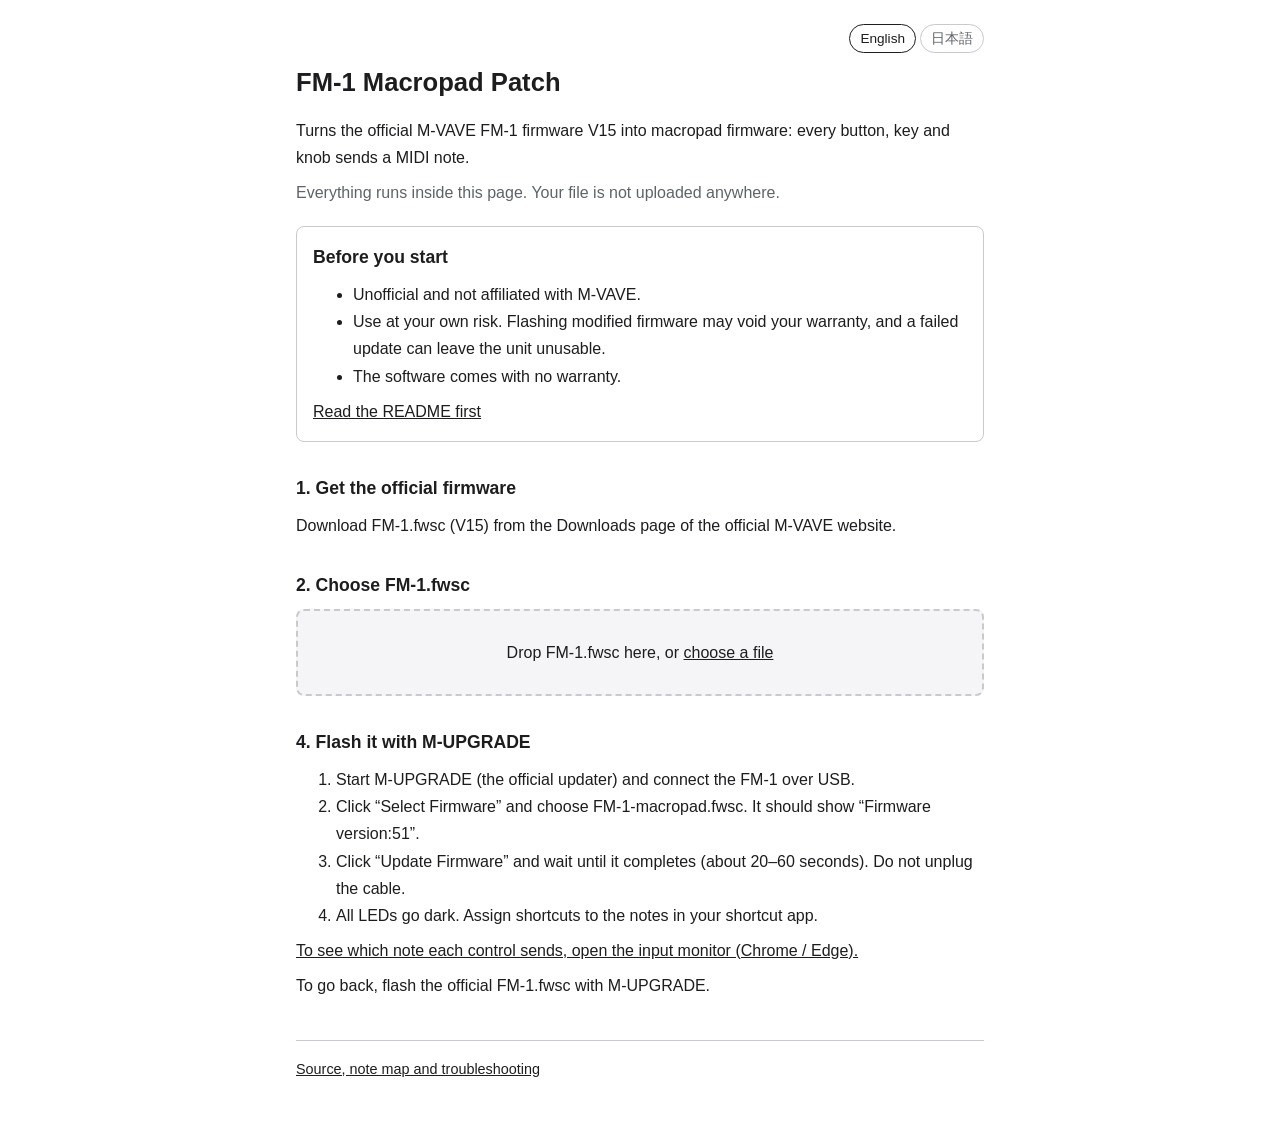
<file: docs/index.html>
<!doctype html>
<html lang="en">
<head>
<meta charset="utf-8">
<meta name="viewport" content="width=device-width, initial-scale=1">
<meta http-equiv="Content-Security-Policy" content="default-src 'none'; script-src 'sha256-zL4UL6gEJAhBWDk/8zNYif8wfGkL0VmfI5u5S+iXujg='; style-src 'sha256-Yjx1N4T/GrmYf47Fwh4jRkwu+U7LwGUMo6tkCJ23PoU='; base-uri 'none'; form-action 'none'">
<meta name="referrer" content="no-referrer">
<title>FM-1 Macropad Patch</title>
<style>:root {
  --bg: #ffffff;
  --fg: #1d1d1f;
  --muted: #5f6368;
  --line: #c9c9cf;
  --panel: #f5f5f7;
  --accent: #1d1d1f;
  --accent-fg: #ffffff;
  --ok: #1e7b34;
  --ng: #b3261e;
}
@media (prefers-color-scheme: dark) {
  :root {
    --bg: #161618;
    --fg: #ececf0;
    --muted: #a0a0a8;
    --line: #3a3a40;
    --panel: #212125;
    --accent: #ececf0;
    --accent-fg: #161618;
    --ok: #6fcf86;
    --ng: #ff8a80;
  }
}
* { box-sizing: border-box; }
body {
  margin: 0;
  background: var(--bg);
  color: var(--fg);
  font: 16px/1.7 -apple-system, BlinkMacSystemFont, "Segoe UI", "Hiragino Sans", "Yu Gothic UI", "Noto Sans JP", sans-serif;
}
main { max-width: 720px; margin: 0 auto; padding: 24px 16px 48px; }
h1 { font-size: 1.6rem; margin: 8px 0 12px; }
h2 { font-size: 1.1rem; margin: 32px 0 8px; }
p, ul, ol { margin: 8px 0; }
a { color: inherit; }
code, pre { font-family: ui-monospace, SFMono-Regular, Menlo, Consolas, monospace; font-size: 0.85rem; }
.lang { display: flex; justify-content: flex-end; gap: 4px; }
.lang button {
  font: inherit; font-size: 0.85rem; padding: 2px 10px; cursor: pointer;
  background: transparent; color: var(--muted); border: 1px solid var(--line); border-radius: 999px;
}
.lang button[aria-pressed="true"] { color: var(--fg); border-color: var(--fg); }
.local { color: var(--muted); }
.warn { border: 1px solid var(--line); border-radius: 8px; padding: 4px 16px 8px; margin-top: 20px; }
.warn h2 { margin-top: 12px; }
.drop {
  border: 2px dashed var(--line); border-radius: 8px; padding: 28px 16px; text-align: center;
  background: var(--panel);
}
.drop.over { border-color: var(--fg); }
.pick { cursor: pointer; text-decoration: underline; }
.pick input { position: absolute; width: 1px; height: 1px; opacity: 0; }
.pick:focus-within { outline: 2px solid var(--fg); outline-offset: 2px; }
.checks { list-style: none; padding: 0; }
.checks .ok { color: var(--ok); }
.checks .ng { color: var(--ng); }
.error { color: var(--ng); }
details pre { background: var(--panel); padding: 8px 12px; border-radius: 6px; overflow-x: auto; }
.button {
  display: inline-block; padding: 10px 20px; border-radius: 8px; text-decoration: none;
  background: var(--accent); color: var(--accent-fg); font-weight: 600;
}
.sha { color: var(--muted); font-size: 0.9rem; }
.sha code { word-break: break-all; }
footer { margin-top: 40px; padding-top: 16px; border-top: 1px solid var(--line); font-size: 0.9rem; }
</style>
</head>
<body>
<main>
  <nav class="lang" aria-label="Language">
    <button id="lang-en" type="button" aria-pressed="true">English</button>
    <button id="lang-ja" type="button" aria-pressed="false">日本語</button>
  </nav>

  <h1 data-i18n="title">FM-1 Macropad Patch</h1>
  <p data-i18n="lead"></p>
  <p class="local" data-i18n="local"></p>

  <section class="warn" aria-labelledby="warn-title">
    <h2 id="warn-title" data-i18n="warnTitle"></h2>
    <ul>
      <li data-i18n="warn1"></li>
      <li data-i18n="warn2"></li>
      <li data-i18n="warn3"></li>
    </ul>
    <p><a id="readme-link" rel="noopener" data-i18n="warnMore"></a></p>
  </section>

  <section>
    <h2 data-i18n="step1"></h2>
    <p data-i18n="step1Body"></p>
  </section>

  <section>
    <h2 data-i18n="step2"></h2>
    <div id="drop" class="drop">
      <span data-i18n="drop"></span>
      <label class="pick"><input id="file" type="file" accept=".fwsc"><span data-i18n="choose"></span></label>
    </div>
    <ul id="checks" class="checks" aria-live="polite"></ul>
    <p id="error" class="error" hidden></p>
    <details id="detail" hidden>
      <summary data-i18n="details"></summary>
      <pre id="detail-body"></pre>
    </details>
  </section>

  <section id="result" hidden>
    <h2 data-i18n="step3"></h2>
    <p><a id="download" class="button" download="FM-1-macropad.fwsc" data-i18n="download"></a></p>
    <p class="sha"><span data-i18n="outSha"></span><br><code id="out-sha"></code></p>
  </section>

  <section>
    <h2 data-i18n="step4"></h2>
    <ol>
      <li data-i18n="step4a"></li>
      <li data-i18n="step4b"></li>
      <li data-i18n="step4c"></li>
      <li data-i18n="step4d"></li>
    </ol>
    <p><a href="monitor.html" data-i18n="monitor"></a></p>
    <p data-i18n="revert"></p>
  </section>

  <footer><a id="repo-link" rel="noopener" data-i18n="footer"></a></footer>
</main>
<script>// Generated by web/export_patches.py from fm1patch.py. Do not edit by hand.
var FM1_SPEC = {
 "stockSha256": "db1642b2b6fa5c2cccb11ffd13878068bb28601678d3644049f99dc40e7edb8a",
 "expectedOutSha256": "4192103baeef0b4601a60e0ec55cd517371ec9834ce2e6b2964647e22aa98641",
 "stockVer": "FM-1_015",
 "ver": "FM-1_051",
 "eqPad": 251,
 "flashDisk": 1044,
 "flashSize": 602112,
 "appAreaBase": 16384,
 "appBinFw": 16672,
 "appSize": 581564,
 "chipKey": 38927,
 "hdrKey": 65535,
 "cfgE": 598619,
 "eqE": 598651,
 "eqDataLen": 2873,
 "eqNamePad": 598682,
 "verOff": 322148,
 "patches": [
  {
   "name": "A key_id = r7 + 1 (buttons included)",
   "off": 148390,
   "want": "70e17f7c",
   "new": "00e10170"
  },
  {
   "name": "B key_id > 13 -> > 0 (all buttons to the note path)",
   "off": 148394,
   "want": "00fcbf1a",
   "new": "00fcbf00"
  },
  {
   "name": "C range check 40 -> 63",
   "off": 148780,
   "want": "00fcf050",
   "new": "00fcf07e"
  },
  {
   "name": "D note-on array -> reserved RAM",
   "off": 148852,
   "want": "f01843e0d304",
   "new": "c3ff30fcc701"
  },
  {
   "name": "E note-off array -> reserved RAM",
   "off": 149014,
   "want": "0017b4e000af48e0d304d8eea018",
   "new": "00170a16c8ff30fcc701d8eea018"
  },
  {
   "name": "F heap ceiling -256 B (reserves the RAM)",
   "off": 351980,
   "want": "30fdc701",
   "new": "30fcc701"
  },
  {
   "name": "G2 call BLOB from the knob reader",
   "off": 154572,
   "want": "f1170119",
   "new": "bfea6ef5"
  },
  {
   "name": "H2 nop x2",
   "off": 154576,
   "want": "42e1e016",
   "new": "00000000"
  },
  {
   "name": "J knob event class 7 -> exit",
   "off": 148388,
   "want": "a600",
   "new": "bd01"
  },
  {
   "name": "BLOB build a key event with direction",
   "off": 149164,
   "want": "011630ed0c00412c173430edf40f1716",
   "new": "f11799af11b30119198142e140198000"
  },
  {
   "name": "K nop LED-on call on key press",
   "off": 148904,
   "want": "bfea97d5",
   "new": "00000000"
  },
  {
   "name": "L nop SAVE LED-on call",
   "off": 135148,
   "want": "bfea75f0",
   "new": "00000000"
  },
  {
   "name": "M HOME LED blink -> always off",
   "off": 150152,
   "want": "40284121",
   "new": "40284120"
  },
  {
   "name": "P1 LED scan IRQ: column value r7 = 0",
   "off": 558910,
   "want": "d8ee6077",
   "new": "47200000"
  },
  {
   "name": "P2 LED scan IRQ: nop the dim-mask OR",
   "off": 558924,
   "want": "1719",
   "new": "0000"
  },
  {
   "name": "N display init: DISPON -> DISPOFF",
   "off": 139888,
   "want": "42ea2910",
   "new": "42ea2810"
  }
 ]
};
if (typeof module !== 'undefined') module.exports = FM1_SPEC;

// FM-1 macropad patch: browser / Node port of build_kbpatch_v15.py.
// Pure functions only. Nothing here touches the network or the DOM.
var FM1Patch = (function () {
  'use strict';

  // ---- SHA-256 (self-contained so the page also works from file://) ----
  var K = new Uint32Array([
    0x428a2f98, 0x71374491, 0xb5c0fbcf, 0xe9b5dba5, 0x3956c25b, 0x59f111f1, 0x923f82a4, 0xab1c5ed5,
    0xd807aa98, 0x12835b01, 0x243185be, 0x550c7dc3, 0x72be5d74, 0x80deb1fe, 0x9bdc06a7, 0xc19bf174,
    0xe49b69c1, 0xefbe4786, 0x0fc19dc6, 0x240ca1cc, 0x2de92c6f, 0x4a7484aa, 0x5cb0a9dc, 0x76f988da,
    0x983e5152, 0xa831c66d, 0xb00327c8, 0xbf597fc7, 0xc6e00bf3, 0xd5a79147, 0x06ca6351, 0x14292967,
    0x27b70a85, 0x2e1b2138, 0x4d2c6dfc, 0x53380d13, 0x650a7354, 0x766a0abb, 0x81c2c92e, 0x92722c85,
    0xa2bfe8a1, 0xa81a664b, 0xc24b8b70, 0xc76c51a3, 0xd192e819, 0xd6990624, 0xf40e3585, 0x106aa070,
    0x19a4c116, 0x1e376c08, 0x2748774c, 0x34b0bcb5, 0x391c0cb3, 0x4ed8aa4a, 0x5b9cca4f, 0x682e6ff3,
    0x748f82ee, 0x78a5636f, 0x84c87814, 0x8cc70208, 0x90befffa, 0xa4506ceb, 0xbef9a3f7, 0xc67178f2
  ]);

  function sha256Hex(bytes) {
    var len = bytes.length;
    var padded = new Uint8Array(((len + 9 + 63) >> 6) << 6);
    padded.set(bytes);
    padded[len] = 0x80;
    var bitsHi = Math.floor(len / 0x20000000), bitsLo = (len << 3) >>> 0;
    var dv = new DataView(padded.buffer);
    dv.setUint32(padded.length - 8, bitsHi);
    dv.setUint32(padded.length - 4, bitsLo);
    var h = new Uint32Array([0x6a09e667, 0xbb67ae85, 0x3c6ef372, 0xa54ff53a,
                             0x510e527f, 0x9b05688c, 0x1f83d9ab, 0x5be0cd19]);
    var w = new Uint32Array(64);
    for (var off = 0; off < padded.length; off += 64) {
      for (var i = 0; i < 16; i++) w[i] = dv.getUint32(off + i * 4);
      for (i = 16; i < 64; i++) {
        var x = w[i - 15], y = w[i - 2];
        var s0 = ((x >>> 7) | (x << 25)) ^ ((x >>> 18) | (x << 14)) ^ (x >>> 3);
        var s1 = ((y >>> 17) | (y << 15)) ^ ((y >>> 19) | (y << 13)) ^ (y >>> 10);
        w[i] = (w[i - 16] + s0 + w[i - 7] + s1) >>> 0;
      }
      var a = h[0], b = h[1], c = h[2], d = h[3], e = h[4], f = h[5], g = h[6], hh = h[7];
      for (i = 0; i < 64; i++) {
        var S1 = ((e >>> 6) | (e << 26)) ^ ((e >>> 11) | (e << 21)) ^ ((e >>> 25) | (e << 7));
        var ch = (e & f) ^ (~e & g);
        var t1 = (hh + S1 + ch + K[i] + w[i]) >>> 0;
        var S0 = ((a >>> 2) | (a << 30)) ^ ((a >>> 13) | (a << 19)) ^ ((a >>> 22) | (a << 10));
        var maj = (a & b) ^ (a & c) ^ (b & c);
        var t2 = (S0 + maj) >>> 0;
        hh = g; g = f; f = e; e = (d + t1) >>> 0;
        d = c; c = b; b = a; a = (t1 + t2) >>> 0;
      }
      h[0] = (h[0] + a) >>> 0; h[1] = (h[1] + b) >>> 0; h[2] = (h[2] + c) >>> 0; h[3] = (h[3] + d) >>> 0;
      h[4] = (h[4] + e) >>> 0; h[5] = (h[5] + f) >>> 0; h[6] = (h[6] + g) >>> 0; h[7] = (h[7] + hh) >>> 0;
    }
    var hex = '';
    for (i = 0; i < 8; i++) hex += ('00000000' + h[i].toString(16)).slice(-8);
    return hex;
  }

  // ---- JieLi CRC16 (poly 0x1021, init 0, MSB first) and ciphers ----
  var T16 = (function () {
    var t = new Uint16Array(256);
    for (var i = 0; i < 256; i++) {
      var c = i << 8;
      for (var j = 0; j < 8; j++) c = (c & 0x8000) ? ((c << 1) ^ 0x1021) : (c << 1);
      t[i] = c & 0xFFFF;
    }
    return t;
  })();

  function crc16(buf, start, end) {
    var crc = 0;
    for (var i = start; i < end; i++) crc = ((crc << 8) & 0xFFFF) ^ T16[((crc >> 8) ^ buf[i]) & 0xFF];
    return crc;
  }

  function encCipher(buf, off, size, key) {
    for (var i = 0; i < size; i++) {
      buf[off + i] ^= key & 0xFF;
      key = ((key << 1) ^ ((key & 0x8000) ? 0x1021 : 0)) & 0xFFFF;
    }
  }

  function sfcCipher(buf, off, size, base, key) {
    for (var i = 0; i < size; i += 32) {
      encCipher(buf, off + i, Math.min(size - i, 32), key ^ ((off + i - base) >> 2));
    }
  }

  function putU16(buf, off, v) { buf[off] = v & 0xFF; buf[off + 1] = (v >> 8) & 0xFF; }
  function getU16(buf, off) { return buf[off] | (buf[off + 1] << 8); }

  function fromHex(s) {
    var out = new Uint8Array(s.length / 2);
    for (var i = 0; i < out.length; i++) out[i] = parseInt(s.substr(i * 2, 2), 16);
    return out;
  }
  function toHex(buf, start, end) {
    var s = '';
    for (var i = start; i < end; i++) s += ('0' + buf[i].toString(16)).slice(-2);
    return s;
  }
  function ascii(s) {
    var out = new Uint8Array(s.length);
    for (var i = 0; i < s.length; i++) out[i] = s.charCodeAt(i);
    return out;
  }

  function fixUfwHeader(data, flash, ver, hdrKey) {
    var header = new Uint8Array(20 * 0x2F);
    for (var i = 0; i < 20; i++) header.set(data.subarray(i * 0x30, i * 0x30 + 0x2F), i * 0x2F);
    encCipher(header, 0, 0x40, hdrKey);
    var numents = getU16(header, 8);
    var headersize = 0x40 + numents * 0x50;
    if (headersize > header.length) throw new Error('header: unexpected entry count ' + numents);
    var off;
    for (off = 0x40; off < headersize; off += 0x50) encCipher(header, off, 0x50, hdrKey);
    for (off = 0x40; off < headersize; off += 0x50) {
      if (getU16(header, off) === 0) putU16(header, off + 4, crc16(flash, 0, flash.length));
    }
    for (off = 0x40; off < headersize; off += 0x50) encCipher(header, off, 0x50, hdrKey);
    putU16(header, 2, crc16(header, 0x40, headersize));
    putU16(header, 0, crc16(header, 2, 0x40));
    encCipher(header, 0, 0x40, hdrKey);
    for (i = 0; i < 20; i++) {
      data.set(header.subarray(i * 0x2F, (i + 1) * 0x2F), i * 0x30);
      data[i * 0x30 + 0x2F] = i < ver.length ? (ver[i] + i + 1) & 0xFF : 0x7D;
    }
  }

  // Returns { ok, error?, checks: [{id, off, ok, got, want}], output?, outSha256? }.
  // `raw` is the official FM-1.fwsc as a Uint8Array; it is never modified.
  function patch(raw, spec) {
    var result = { ok: false, inSha256: sha256Hex(raw), checks: [] };
    if (result.inSha256 !== spec.stockSha256) {
      result.error = 'sha256';
      return result;
    }
    var data = new Uint8Array(raw);
    var flash = data.slice(spec.flashDisk, spec.flashDisk + spec.flashSize);
    var base = spec.appAreaBase;
    sfcCipher(flash, base, flash.length - base, base, spec.chipKey);
    var app = flash.subarray(spec.appBinFw, spec.appBinFw + spec.appSize);

    var stockVer = ascii(spec.stockVer);
    if (toHex(app, spec.verOff, spec.verOff + 8) !== toHex(stockVer, 0, 8)) {
      result.error = 'decrypt';
      return result;
    }
    if (flash[spec.eqNamePad] !== 0xFF) {
      result.error = 'eqpad';
      return result;
    }

    var allOk = true;
    spec.patches.forEach(function (p) {
      var want = fromHex(p.want), neu = fromHex(p.new);
      if (want.length !== neu.length) throw new Error(p.name + ': not same length');
      var got = toHex(app, p.off, p.off + want.length);
      var ok = got === p.want;
      result.checks.push({ id: p.name.split(' ')[0], off: p.off, len: want.length, ok: ok, got: got, want: p.want });
      if (ok) app.set(neu, p.off); else allOk = false;
    });
    if (!allOk) {
      result.error = 'mismatch';
      return result;
    }
    var ver = ascii(spec.ver);
    app.set(ver, spec.verOff);
    flash[spec.eqNamePad] = spec.eqPad;

    // JLFS: app.bin entry -> app area header -> eq -> cfg (same order as the Python builder)
    var fw = spec.appBinFw, cfgE = spec.cfgE, eqE = spec.eqE;
    putU16(flash, 0x4022, crc16(flash, fw, fw + spec.appSize));
    putU16(flash, 0x4020, crc16(flash, 0x4022, 0x4040));
    putU16(flash, base + 2, crc16(flash, 0x4020, cfgE));
    putU16(flash, base, crc16(flash, base + 2, base + 32));
    putU16(flash, eqE, crc16(flash, eqE + 2, eqE + 32));
    putU16(flash, cfgE + 2, crc16(flash, eqE, eqE + 32 + spec.eqDataLen));
    putU16(flash, cfgE, crc16(flash, cfgE + 2, cfgE + 32));

    sfcCipher(flash, base, flash.length - base, base, spec.chipKey);
    data.set(flash, spec.flashDisk);
    fixUfwHeader(data, flash, ver, spec.hdrKey);

    result.ok = true;
    result.output = data;
    result.outSha256 = sha256Hex(data);
    result.outMatchesExpected = result.outSha256 === spec.expectedOutSha256;
    return result;
  }

  return { patch: patch, sha256Hex: sha256Hex, crc16: crc16 };
})();

if (typeof module !== 'undefined') module.exports = FM1Patch;

// Page logic. Reads the chosen file locally, runs FM1Patch.patch, offers the result as a download.
(function () {
  'use strict';
  var REPO = 'https://github.com/smememe/fm1-macropad-patch';

  var STR = {
    en: {
      title: 'FM-1 Macropad Patch',
      lead: 'Turns the official M-VAVE FM-1 firmware V15 into macropad firmware: every button, key and knob sends a MIDI note.',
      local: 'Everything runs inside this page. Your file is not uploaded anywhere.',
      warnTitle: 'Before you start',
      warn1: 'Unofficial and not affiliated with M-VAVE.',
      warn2: 'Use at your own risk. Flashing modified firmware may void your warranty, and a failed update can leave the unit unusable.',
      warn3: 'The software comes with no warranty.',
      warnMore: 'Read the README first',
      step1: '1. Get the official firmware',
      step1Body: 'Download FM-1.fwsc (V15) from the Downloads page of the official M-VAVE website.',
      step2: '2. Choose FM-1.fwsc',
      drop: 'Drop FM-1.fwsc here, or',
      choose: 'choose a file',
      step3: '3. Download the patched firmware',
      working: 'Checking…',
      okSha: 'Official V15 firmware confirmed',
      okSites: 'All 16 patch sites match',
      okOut: 'Output matches the expected result',
      details: 'Details',
      download: 'Download FM-1-macropad.fwsc',
      outSha: 'SHA-256 of the output',
      errSha: 'This is not the official V15 FM-1.fwsc (SHA-256 does not match). Choose the file downloaded from the M-VAVE website. If M-VAVE has replaced the file, please report it in Issues.',
      errOther: 'The file has unexpected content. Nothing was produced. Please report it in Issues.',
      errRead: 'Could not read the file.',
      step4: '4. Flash it with M-UPGRADE',
      step4a: 'Start M-UPGRADE (the official updater) and connect the FM-1 over USB.',
      step4b: 'Click “Select Firmware” and choose FM-1-macropad.fwsc. It should show “Firmware version:51”.',
      step4c: 'Click “Update Firmware” and wait until it completes (about 20–60 seconds). Do not unplug the cable.',
      step4d: 'All LEDs go dark. Assign shortcuts to the notes in your shortcut app.',
      monitor: 'To see which note each control sends, open the input monitor (Chrome / Edge).',
      revert: 'To go back, flash the official FM-1.fwsc with M-UPGRADE.',
      footer: 'Source, note map and troubleshooting'
    },
    ja: {
      title: 'FM-1 マクロパッド化パッチ',
      lead: 'M-VAVE FM-1 の公式ファームウェア V15 を、ボタン・鍵盤・ノブのすべてが MIDI のノートを送るマクロパッド用に書き換えます。',
      local: '処理はすべてこのページの中で行います。選んだファイルはどこにも送信されません。',
      warnTitle: '使う前に',
      warn1: '非公式の改造です。M-VAVE とは関係ありません。',
      warn2: '自己責任でお使いください。改造したファームウェアを書き込むとメーカー保証を受けられなくなる場合があります。書き込みに失敗すると、本体が使えなくなるおそれがあります。',
      warn3: 'このソフトウェアは無保証です。',
      warnMore: '先に README をお読みください',
      step1: '1. 公式ファームウェアを入手する',
      step1Body: 'M-VAVE 公式サイトの Downloads ページから FM-1.fwsc（V15）をダウンロードします。',
      step2: '2. FM-1.fwsc を選ぶ',
      drop: 'FM-1.fwsc をここにドラッグするか、',
      choose: 'ファイルを選ぶ',
      step3: '3. 改造版をダウンロードする',
      working: '確認中…',
      okSha: '公式 V15 であることを確認しました',
      okSites: '書き換える 16 か所がすべて一致しました',
      okOut: '出力が期待どおりの内容になりました',
      details: '詳細',
      download: 'FM-1-macropad.fwsc をダウンロード',
      outSha: '出力の SHA-256',
      errSha: '公式 V15 の FM-1.fwsc ではありません（SHA-256 が一致しません）。M-VAVE 公式サイトからダウンロードしたファイルを選んでください。M-VAVE がファイルを差し替えた場合は、Issues でお知らせください。',
      errOther: 'ファイルの中身が想定と違うため、何も作成しませんでした。Issues でお知らせください。',
      errRead: 'ファイルを読み込めませんでした。',
      step4: '4. M-UPGRADE で書き込む',
      step4a: '公式の書き込みアプリ M-UPGRADE を起動し、FM-1 を USB でつなぎます。',
      step4b: '「Select Firmware」で FM-1-macropad.fwsc を選びます。「Firmware version:51」と表示されます。',
      step4c: '「Update Firmware」を押し、完了するまで待ちます（20〜60 秒ほど）。途中でケーブルを抜かないでください。',
      step4d: 'LED がすべて消えます。ショートカット用のアプリで、各ノートにショートカットを割り当ててください。',
      monitor: 'どの入力が何番のノートを送るかは、入力モニター（Chrome・Edge）で確かめられます。',
      revert: '元に戻すときは、M-UPGRADE で公式の FM-1.fwsc を書き込みます。',
      footer: 'ソースコード・ノート番号の対応表・困ったとき'
    }
  };

  var lang = /^ja\b/i.test(navigator.language || '') ? 'ja' : 'en';
  var lastResult = null;
  var downloadUrl = null;

  function $(id) { return document.getElementById(id); }
  function t(key) { return STR[lang][key]; }

  function applyLang() {
    document.documentElement.lang = lang;
    document.title = t('title');
    var nodes = document.querySelectorAll('[data-i18n]');
    for (var i = 0; i < nodes.length; i++) nodes[i].textContent = t(nodes[i].getAttribute('data-i18n'));
    $('lang-en').setAttribute('aria-pressed', String(lang === 'en'));
    $('lang-ja').setAttribute('aria-pressed', String(lang === 'ja'));
    $('readme-link').href = REPO + (lang === 'ja' ? '/blob/main/README.ja.md' : '#readme');
    $('repo-link').href = REPO;
    if (lastResult) render(lastResult);
  }

  function item(ok, text) {
    var li = document.createElement('li');
    li.className = ok ? 'ok' : 'ng';
    li.textContent = (ok ? '✓ ' : '✗ ') + text;
    return li;
  }

  function render(r) {
    var list = $('checks');
    list.textContent = '';
    $('error').hidden = true;
    $('result').hidden = true;
    if (r.readError) {
      $('error').textContent = t('errRead');
      $('error').hidden = false;
      return;
    }
    if (r.error === 'sha256') {
      list.appendChild(item(false, t('errSha')));
      return;
    }
    if (r.error === 'exception') {
      $('error').textContent = t('errOther') + ' (' + r.message + ')';
      $('error').hidden = false;
      return;
    }
    list.appendChild(item(true, t('okSha')));
    var sitesOk = r.checks.length > 0 && r.checks.every(function (c) { return c.ok; });
    if (!r.ok || !sitesOk || !r.outMatchesExpected) {
      if (r.checks.length) list.appendChild(item(sitesOk, t('okSites')));
      $('error').textContent = t('errOther');
      $('error').hidden = false;
      renderDetails(r);
      return;
    }
    list.appendChild(item(true, t('okSites')));
    list.appendChild(item(true, t('okOut')));
    renderDetails(r);
    $('out-sha').textContent = r.outSha256;
    $('result').hidden = false;
  }

  function renderDetails(r) {
    var pre = $('detail-body');
    pre.textContent = r.checks.map(function (c) {
      return (c.ok ? 'OK ' : 'NG ') + ('     ' + c.id).slice(-5) + '  0x' + c.off.toString(16) +
        '  ' + c.len + ' B' + (c.ok ? '' : '  got ' + c.got + ' / want ' + c.want);
    }).join('\n');
    $('detail').hidden = r.checks.length === 0;
  }

  function handleFile(file) {
    if (!file) return;
    if (downloadUrl) { URL.revokeObjectURL(downloadUrl); downloadUrl = null; }
    $('checks').textContent = '';
    $('checks').appendChild(item(true, t('working')));
    $('result').hidden = true;
    $('detail').hidden = true;
    $('error').hidden = true;
    var reader = new FileReader();
    reader.onload = function () {
      // Let the "Checking…" line paint before the synchronous work starts.
      setTimeout(function () {
        var r;
        try {
          r = FM1Patch.patch(new Uint8Array(reader.result), FM1_SPEC);
        } catch (e) {
          r = { ok: false, error: 'exception', checks: [], message: String(e) };
        }
        lastResult = r;
        if (r.ok && r.outMatchesExpected) {
          downloadUrl = URL.createObjectURL(new Blob([r.output], { type: 'application/octet-stream' }));
          $('download').href = downloadUrl;
        }
        render(r);
      }, 30);
    };
    reader.onerror = function () { lastResult = { readError: true, checks: [] }; render(lastResult); };
    reader.readAsArrayBuffer(file);
  }

  function setup() {
    $('lang-en').addEventListener('click', function () { lang = 'en'; applyLang(); });
    $('lang-ja').addEventListener('click', function () { lang = 'ja'; applyLang(); });
    $('file').addEventListener('change', function (e) { handleFile(e.target.files[0]); });
    var zone = $('drop');
    ['dragenter', 'dragover'].forEach(function (ev) {
      zone.addEventListener(ev, function (e) { e.preventDefault(); zone.classList.add('over'); });
    });
    ['dragleave', 'drop'].forEach(function (ev) {
      zone.addEventListener(ev, function () { zone.classList.remove('over'); });
    });
    zone.addEventListener('drop', function (e) {
      e.preventDefault();
      handleFile(e.dataTransfer.files[0]);
    });
    // A file dropped outside the zone must not make the browser navigate away from the page.
    window.addEventListener('dragover', function (e) { e.preventDefault(); });
    window.addEventListener('drop', function (e) { e.preventDefault(); });
    applyLang();
  }

  if (document.readyState === 'loading') document.addEventListener('DOMContentLoaded', setup);
  else setup();
})();
</script>
</body>
</html>
</file>
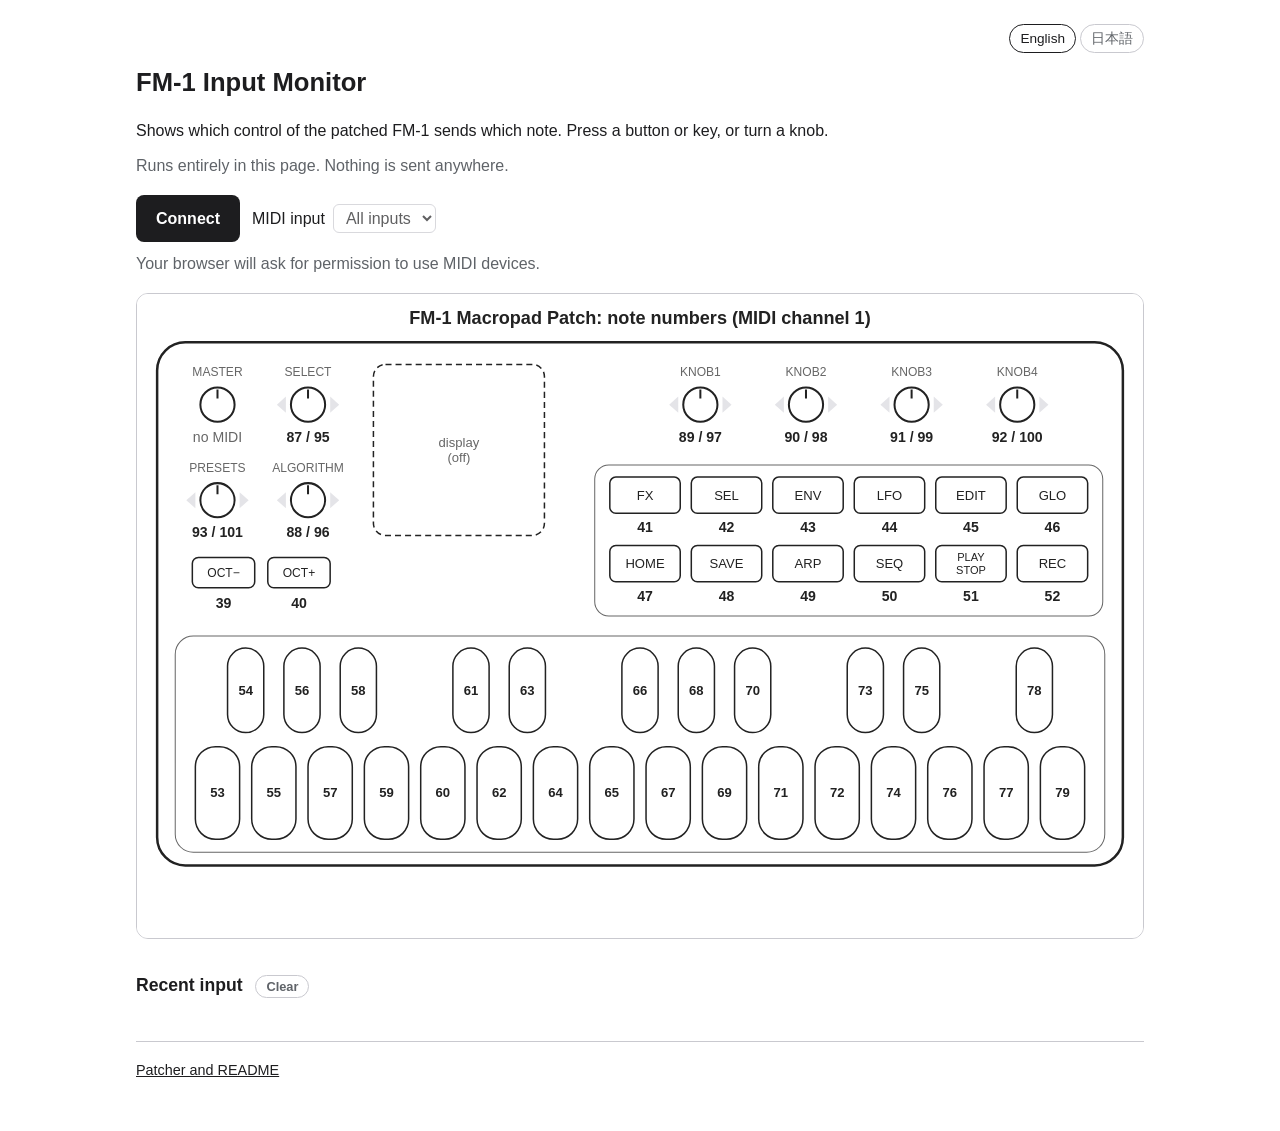
<file: docs/monitor.html>
<!doctype html>
<html lang="en">
<head>
<meta charset="utf-8">
<meta name="viewport" content="width=device-width, initial-scale=1">
<meta http-equiv="Content-Security-Policy" content="default-src 'none'; script-src 'sha256-tXrrUbrQrXvlsNakju9jtAiefWeeeisdlDpYTtp/LaM='; style-src 'sha256-gHO5odZWgnI6o8+5JUz7G22HjxOQHGn8jl+1mOP5Q1o='; base-uri 'none'; form-action 'none'">
<meta name="referrer" content="no-referrer">
<title>FM-1 Input Monitor</title>
<style>:root {
  --bg: #ffffff;
  --fg: #1d1d1f;
  --muted: #5f6368;
  --line: #c9c9cf;
  --panel: #f5f5f7;
  --accent: #1d1d1f;
  --accent-fg: #ffffff;
  --ok: #1e7b34;
  --ng: #b3261e;
}
@media (prefers-color-scheme: dark) {
  :root {
    --bg: #161618;
    --fg: #ececf0;
    --muted: #a0a0a8;
    --line: #3a3a40;
    --panel: #212125;
    --accent: #ececf0;
    --accent-fg: #161618;
    --ok: #6fcf86;
    --ng: #ff8a80;
  }
}
* { box-sizing: border-box; }
body {
  margin: 0;
  background: var(--bg);
  color: var(--fg);
  font: 16px/1.7 -apple-system, BlinkMacSystemFont, "Segoe UI", "Hiragino Sans", "Yu Gothic UI", "Noto Sans JP", sans-serif;
}
main { max-width: 720px; margin: 0 auto; padding: 24px 16px 48px; }
h1 { font-size: 1.6rem; margin: 8px 0 12px; }
h2 { font-size: 1.1rem; margin: 32px 0 8px; }
p, ul, ol { margin: 8px 0; }
a { color: inherit; }
code, pre { font-family: ui-monospace, SFMono-Regular, Menlo, Consolas, monospace; font-size: 0.85rem; }
.lang { display: flex; justify-content: flex-end; gap: 4px; }
.lang button {
  font: inherit; font-size: 0.85rem; padding: 2px 10px; cursor: pointer;
  background: transparent; color: var(--muted); border: 1px solid var(--line); border-radius: 999px;
}
.lang button[aria-pressed="true"] { color: var(--fg); border-color: var(--fg); }
.local { color: var(--muted); }
.warn { border: 1px solid var(--line); border-radius: 8px; padding: 4px 16px 8px; margin-top: 20px; }
.warn h2 { margin-top: 12px; }
.drop {
  border: 2px dashed var(--line); border-radius: 8px; padding: 28px 16px; text-align: center;
  background: var(--panel);
}
.drop.over { border-color: var(--fg); }
.pick { cursor: pointer; text-decoration: underline; }
.pick input { position: absolute; width: 1px; height: 1px; opacity: 0; }
.pick:focus-within { outline: 2px solid var(--fg); outline-offset: 2px; }
.checks { list-style: none; padding: 0; }
.checks .ok { color: var(--ok); }
.checks .ng { color: var(--ng); }
.error { color: var(--ng); }
details pre { background: var(--panel); padding: 8px 12px; border-radius: 6px; overflow-x: auto; }
.button {
  display: inline-block; padding: 10px 20px; border-radius: 8px; text-decoration: none;
  background: var(--accent); color: var(--accent-fg); font-weight: 600;
}
.sha { color: var(--muted); font-size: 0.9rem; }
.sha code { word-break: break-all; }
footer { margin-top: 40px; padding-top: 16px; border-top: 1px solid var(--line); font-size: 0.9rem; }

main.wide { max-width: 1040px; }
.controls { display: flex; flex-wrap: wrap; align-items: center; gap: 12px; margin: 16px 0 4px; }
.controls .button { border: 0; cursor: pointer; font: inherit; font-weight: 600; }
.select { display: inline-flex; align-items: center; gap: 8px; }
.select select { font: inherit; padding: 4px 8px; border-radius: 6px; border: 1px solid var(--line); background: var(--bg); color: var(--fg); max-width: 60vw; }
.status { color: var(--ng); }
.status.ok { color: var(--ok); }
.layout { margin: 16px 0; border-radius: 12px; overflow: hidden; border: 1px solid var(--line); background: #ffffff; }
.layout svg { display: block; width: 100%; height: auto; }
.layout [data-note], .layout [data-knob] { transition: fill 60ms; }
.layout .lit { fill: #ffcf33; }
.layout .arrow { fill: #e4e4e8; }
.layout .arrow.lit { fill: #e09b00; }
.small { font: inherit; font-size: 0.8rem; padding: 0 10px; margin-left: 8px; cursor: pointer; background: transparent; color: var(--muted); border: 1px solid var(--line); border-radius: 999px; vertical-align: middle; }
.log { list-style: none; padding: 0; margin: 8px 0; font-family: ui-monospace, SFMono-Regular, Menlo, Consolas, monospace; font-size: 0.9rem; }
.log li { padding: 2px 0; border-bottom: 1px solid var(--line); }
.log .num { display: inline-block; min-width: 3ch; text-align: right; font-weight: 700; }
</style>
</head>
<body>
<main class="wide">
  <nav class="lang" aria-label="Language">
    <button id="lang-en" type="button" aria-pressed="true">English</button>
    <button id="lang-ja" type="button" aria-pressed="false">日本語</button>
  </nav>

  <h1 data-i18n="title">FM-1 Input Monitor</h1>
  <p data-i18n="lead"></p>
  <p class="local" data-i18n="local"></p>

  <div class="controls">
    <button id="start" type="button" class="button" data-i18n="start"></button>
    <label class="select"><span data-i18n="input"></span>
      <select id="input-select" disabled></select>
    </label>
    <span id="status" class="status" hidden></span>
  </div>
  <p id="start-hint" class="local" data-i18n="startHint"></p>

  <div id="layout" class="layout"></div>

  <section>
    <h2><span data-i18n="log"></span> <button id="clear" type="button" class="small" data-i18n="clear"></button></h2>
    <ol id="log" class="log" aria-live="polite"></ol>
  </section>

  <footer><a id="back-link" rel="noopener" data-i18n="back"></a></footer>
</main>
<script>// FM-1 layout diagram (schematic, line drawing on white). Single source for docs/layout*.svg and the
// input monitor. With {interactive: true} the controls carry data-note attributes and the knobs get
// direction arrows, so the monitor can light them up.
var FM1Layout = (function () {
  'use strict';

  var W = 1000, H = 640;
  var LINE = '#222222', TXT = '#222222', SUB = '#666666';

  var BUTTONS = ['FX', 'SEL', 'ENV', 'LFO', 'EDIT', 'GLO', 'HOME', 'SAVE', 'ARP', 'SEQ', 'PLAY\nSTOP', 'REC'];
  var KNOBS = {
    SELECT: [87, 95], ALGORITHM: [88, 96], KNOB1: [89, 97], KNOB2: [90, 98],
    KNOB3: [91, 99], KNOB4: [92, 100], PRESETS: [93, 101]
  };
  var NOTE_NAMES = ['C', 'C#', 'D', 'D#', 'E', 'F', 'F#', 'G', 'G#', 'A', 'A#', 'B'];

  var TEXT = {
    en: {
      title: 'FM-1 Macropad Patch: note numbers (MIDI channel 1)',
      legend: 'Buttons and keys: note-on when pressed, note-off when released.   Knobs: clockwise / counter-clockwise (note-on only).',
      master: 'no MIDI', screen: 'display\n(off)'
    },
    ja: {
      title: 'FM-1 マクロパッド化パッチ：ノート番号（MIDI チャンネル 1）',
      legend: 'ボタン・鍵盤：押すとノートオン、離すとノートオフ。　ノブ：時計回り / 反時計回り（ノートオンのみ）',
      master: 'MIDIなし', screen: '画面\n（消灯）'
    }
  };

  // What each note number means: {kind: 'button'|'key'|'knob', name, dir?}
  function describe(note) {
    if (note >= 39 && note <= 52) {
      var names = ['OCT−', 'OCT+'].concat(BUTTONS.map(function (b) { return b.replace('\n', '/'); }));
      return { kind: 'button', name: names[note - 39] };
    }
    if (note >= 53 && note <= 79) {
      return { kind: 'key', name: NOTE_NAMES[note % 12] + (Math.floor(note / 12) - 1) };
    }
    for (var k in KNOBS) {
      if (KNOBS[k][0] === note) return { kind: 'knob', name: k, dir: 'cw' };
      if (KNOBS[k][1] === note) return { kind: 'knob', name: k, dir: 'ccw' };
    }
    return null;
  }

  function attr(note, on) { return on && note != null ? ' data-note="' + note + '"' : ''; }

  function text(x, y, s, size, fill, weight) {
    size = size || 13; fill = fill || '#222222'; weight = weight || 'normal';
    var lines = s.split('\n');
    return lines.map(function (line, i) {
      var dy = (i - (lines.length - 1) / 2) * (size * 1.15);
      return '<text x="' + x + '" y="' + (y + dy).toFixed(1) + '" font-size="' + size + '" fill="' + fill +
        '" text-anchor="middle" dominant-baseline="central" font-weight="' + weight + '">' + line + '<\/text>';
    }).join('\n');
  }

  function knob(x, y, name, label, labelSub, interactive) {
    var notes = KNOBS[name];
    var s = ['<circle cx="' + x + '" cy="' + y + '" r="17" fill="none" stroke="' + LINE + '" stroke-width="2"' +
             (interactive && notes ? ' data-knob="' + name + '"' : '') + '/>',
             '<line x1="' + x + '" y1="' + (y - 6) + '" x2="' + x + '" y2="' + (y - 15) + '" stroke="' + LINE + '" stroke-width="2"/>',
             text(x, y - 32, name, 12, SUB)];
    s.push(text(x, y + 32, label, 14, labelSub ? SUB : TXT, labelSub ? 'normal' : 'bold'));
    if (interactive && notes) {
      // Small arrows beside the knob: right = clockwise, left = counter-clockwise.
      s.push('<path d="M' + (x + 22) + ' ' + (y - 8) + ' l9 8 l-9 8 z" class="arrow" data-note="' + notes[0] + '"/>');
      s.push('<path d="M' + (x - 22) + ' ' + (y - 8) + ' l-9 8 l9 8 z" class="arrow" data-note="' + notes[1] + '"/>');
    }
    return s.join('\n');
  }

  function svg(lang, opts) {
    var t = TEXT[lang] || TEXT.en;
    var on = !!(opts && opts.interactive);
    var s = ['<svg xmlns="http://www.w3.org/2000/svg" viewBox="0 0 ' + W + ' ' + H + '"' +
             (on ? ' class="fm1" role="img" aria-label="FM-1"' : ' width="' + W + '" height="' + H + '"') +
             ' font-family="Helvetica, Arial, \'Hiragino Sans\', \'Noto Sans JP\', sans-serif">',
             '<rect width="' + W + '" height="' + H + '" fill="#ffffff"/>',
             text(W / 2, 24, t.title, 18, '#222', 'bold'),
             '<rect x="20" y="48" width="' + (W - 40) + '" height="520" rx="28" fill="none" stroke="' + LINE + '" stroke-width="2.5"/>'];
    // Knobs on the left
    s.push(knob(80, 110, 'MASTER', t.master, true, on));
    s.push(knob(170, 110, 'SELECT', '87 / 95', false, on));
    s.push(knob(80, 205, 'PRESETS', '93 / 101', false, on));
    s.push(knob(170, 205, 'ALGORITHM', '88 / 96', false, on));
    // Display
    s.push('<rect x="235" y="70" width="170" height="170" rx="12" fill="none" stroke="' + LINE + '" stroke-width="1.5" stroke-dasharray="6 4"/>');
    s.push(text(320, 155, t.screen, 13, SUB));
    // KNOB1-4
    [560, 665, 770, 875].forEach(function (x, i) {
      var name = 'KNOB' + (i + 1);
      s.push(knob(x, 110, name, KNOBS[name][0] + ' / ' + KNOBS[name][1], false, on));
    });
    // OCT-/OCT+
    [['OCT−', 39], ['OCT+', 40]].forEach(function (b, i) {
      var x = 55 + i * 75;
      s.push('<rect x="' + x + '" y="262" width="62" height="30" rx="6" fill="none" stroke="' + LINE + '" stroke-width="1.5"' + attr(b[1], on) + '/>');
      s.push(text(x + 31, 277, b[0], 12, TXT));
      s.push(text(x + 31, 307, String(b[1]), 14, TXT, 'bold'));
    });
    // 12 buttons
    s.push('<rect x="455" y="170" width="505" height="150" rx="14" fill="none" stroke="' + SUB + '" stroke-width="1"/>');
    BUTTONS.forEach(function (name, k) {
      var col = k % 6, row = Math.floor(k / 6);
      var x = 470 + col * 81, y = 182 + row * 68;
      s.push('<rect x="' + x + '" y="' + y + '" width="70" height="36" rx="6" fill="none" stroke="' + LINE + '" stroke-width="1.5"' + attr(41 + k, on) + '/>');
      s.push(text(x + 35, y + 18, name, name.indexOf('\n') >= 0 ? 11 : 13, TXT));
      s.push(text(x + 35, y + 50, String(41 + k), 14, TXT, 'bold'));
    });
    // 27 keys (F3 = 53 to G5 = 79)
    s.push('<rect x="38" y="340" width="' + (W - 76) + '" height="215" rx="18" fill="none" stroke="' + SUB + '" stroke-width="1"/>');
    var kw = 56, x0 = 52, wx = {}, n, i = 0;
    for (n = 53; n < 80; n++) {
      if ([0, 2, 4, 5, 7, 9, 11].indexOf(n % 12) < 0) continue;
      var xw = x0 + i * kw;
      wx[n] = xw; i++;
      s.push('<rect x="' + (xw + 6) + '" y="450" width="' + (kw - 12) + '" height="92" rx="20" fill="none" stroke="' + LINE + '" stroke-width="1.5"' + attr(n, on) + '/>');
      s.push(text(xw + kw / 2, 496, String(n), 13, TXT, 'bold'));
    }
    for (n = 53; n < 80; n++) {
      if ([1, 3, 6, 8, 10].indexOf(n % 12) < 0) continue;
      var xb = wx[n - 1] + kw / 2;
      s.push('<rect x="' + (xb + 10) + '" y="352" width="' + (kw - 20) + '" height="84" rx="18" fill="none" stroke="' + LINE + '" stroke-width="1.5"' + attr(n, on) + '/>');
      s.push(text(xb + kw / 2, 394, String(n), 13, TXT, 'bold'));
    }
    if (!on) s.push(text(W / 2, 600, t.legend, 13, '#333'));
    s.push('<\/svg>');
    return s.join('\n');
  }

  return { svg: svg, describe: describe };
})();

if (typeof module !== 'undefined') module.exports = FM1Layout;

// Input monitor: receives MIDI from the patched FM-1 with Web MIDI and lights up the matching control.
(function () {
  'use strict';
  var REPO = 'https://github.com/smememe/fm1-macropad-patch';
  var LOG_MAX = 30;
  var KNOB_FLASH_MS = 250;

  var STR = {
    en: {
      title: 'FM-1 Input Monitor',
      lead: 'Shows which control of the patched FM-1 sends which note. Press a button or key, or turn a knob.',
      local: 'Runs entirely in this page. Nothing is sent anywhere.',
      input: 'MIDI input',
      allInputs: 'All inputs',
      start: 'Connect',
      startHint: 'Your browser will ask for permission to use MIDI devices.',
      noSupport: 'This browser does not support Web MIDI. Please open this page in Chrome or Edge.',
      denied: 'Access to MIDI devices was not allowed. Allow it in the browser settings and reload the page.',
      noInputs: 'No MIDI input found. Connect the FM-1 over USB.',
      listening: 'Listening',
      log: 'Recent input',
      clear: 'Clear',
      on: 'on', off: 'off',
      cw: 'clockwise', ccw: 'counter-clockwise',
      other: 'not an FM-1 note',
      back: 'Patcher and README'
    },
    ja: {
      title: 'FM-1 入力モニター',
      lead: '改造した FM-1 のどの入力が何番のノートを送るかを表示します。ボタンや鍵盤を押したり、ノブを回したりしてください。',
      local: '処理はすべてこのページの中で行います。どこにも送信しません。',
      input: 'MIDI 入力',
      allInputs: 'すべての入力',
      start: '接続する',
      startHint: 'ブラウザが MIDI 機器の使用許可を求めます。',
      noSupport: 'このブラウザは Web MIDI に対応していません。Chrome か Edge で開いてください。',
      denied: 'MIDI 機器へのアクセスが許可されませんでした。ブラウザの設定で許可してから、ページを再読み込みしてください。',
      noInputs: 'MIDI 入力が見つかりません。FM-1 を USB でつないでください。',
      listening: '受信中',
      log: '最近の入力',
      clear: '消去',
      on: 'オン', off: 'オフ',
      cw: '時計回り', ccw: '反時計回り',
      other: 'FM-1 のノートではありません',
      back: 'パッチャーと README'
    }
  };

  var lang = /^ja\b/i.test(navigator.language || '') ? 'ja' : 'en';
  var access = null;
  var selected = 'all';
  var log = [];
  var status = null;

  function $(id) { return document.getElementById(id); }
  function t(key) { return STR[lang][key]; }

  function drawLayout() {
    $('layout').innerHTML = FM1Layout.svg(lang, { interactive: true });
  }

  function applyLang() {
    document.documentElement.lang = lang;
    document.title = t('title');
    var nodes = document.querySelectorAll('[data-i18n]');
    for (var i = 0; i < nodes.length; i++) nodes[i].textContent = t(nodes[i].getAttribute('data-i18n'));
    $('lang-en').setAttribute('aria-pressed', String(lang === 'en'));
    $('lang-ja').setAttribute('aria-pressed', String(lang === 'ja'));
    $('back-link').href = REPO + (lang === 'ja' ? '/blob/main/README.ja.md' : '#readme');
    drawLayout();
    renderInputs();
    renderStatus();
    renderLog();
  }

  function setStatus(key) { status = key; renderStatus(); }
  function renderStatus() {
    var el = $('status');
    el.textContent = status ? t(status) : '';
    el.className = status === 'listening' ? 'status ok' : 'status';
    el.hidden = !status;
  }

  function label(note, cmd) {
    var d = FM1Layout.describe(note);
    if (!d) return t('other');
    if (d.kind === 'knob') return d.name + ' ' + t(d.dir);
    return d.name + ' ' + t(cmd === 'on' ? 'on' : 'off');
  }

  function renderLog() {
    var list = $('log');
    list.textContent = '';
    log.forEach(function (e) {
      var li = document.createElement('li');
      var num = document.createElement('span');
      num.className = 'num';
      num.textContent = String(e.note);
      li.appendChild(num);
      li.appendChild(document.createTextNode(' ' + label(e.note, e.cmd) + '  (vel ' + e.vel + ', ch ' + e.ch + ')'));
      list.appendChild(li);
    });
  }

  function light(note, onOff) {
    var els = document.querySelectorAll('#layout [data-note="' + note + '"]');
    for (var i = 0; i < els.length; i++) els[i].classList.toggle('lit', onOff);
    var d = FM1Layout.describe(note);
    if (d && d.kind === 'knob') {
      var k = document.querySelector('#layout [data-knob="' + d.name + '"]');
      if (k) k.classList.toggle('lit', onOff);
    }
  }

  function flashKnob(note) {
    light(note, true);
    setTimeout(function () { light(note, false); }, KNOB_FLASH_MS);
  }

  // Handles one MIDI message (array of bytes). Exposed for testing from the console.
  function handle(data) {
    var status = data[0] & 0xF0, ch = (data[0] & 0x0F) + 1;
    if (status !== 0x90 && status !== 0x80) return;
    var note = data[1], vel = data[2];
    var cmd = status === 0x90 && vel > 0 ? 'on' : 'off';
    var d = FM1Layout.describe(note);
    if (d && d.kind === 'knob') {
      if (cmd === 'on') flashKnob(note);
    } else {
      light(note, cmd === 'on');
    }
    log.unshift({ note: note, cmd: cmd, vel: vel, ch: ch });
    if (log.length > LOG_MAX) log.length = LOG_MAX;
    renderLog();
  }

  function inputs() {
    var out = [];
    if (access) access.inputs.forEach(function (i) { out.push(i); });
    return out;
  }

  function renderInputs() {
    var sel = $('input-select');
    sel.textContent = '';
    var all = document.createElement('option');
    all.value = 'all';
    all.textContent = t('allInputs');
    sel.appendChild(all);
    inputs().forEach(function (i) {
      var o = document.createElement('option');
      o.value = i.id;
      o.textContent = i.name || i.id;
      sel.appendChild(o);
    });
    sel.value = selected;
    if (sel.value !== selected) { selected = 'all'; sel.value = 'all'; }
    sel.disabled = !access;
  }

  function attach() {
    var list = inputs();
    list.forEach(function (i) {
      i.onmidimessage = (selected === 'all' || selected === i.id) ? function (e) { handle(e.data); } : null;
    });
    if (access) setStatus(list.length ? 'listening' : 'noInputs');
  }

  function autoSelect() {
    var fm1 = inputs().filter(function (i) { return /FM-?1/i.test(i.name || ''); });
    if (fm1.length === 1) selected = fm1[0].id;
  }

  function start() {
    if (!navigator.requestMIDIAccess) { setStatus('noSupport'); return; }
    navigator.requestMIDIAccess({ sysex: false }).then(function (a) {
      access = a;
      autoSelect();
      renderInputs();
      attach();
      $('start').hidden = true;
      $('start-hint').hidden = true;
      a.onstatechange = function () { renderInputs(); attach(); };
    }, function () { setStatus('denied'); });
  }

  function setup() {
    $('lang-en').addEventListener('click', function () { lang = 'en'; applyLang(); });
    $('lang-ja').addEventListener('click', function () { lang = 'ja'; applyLang(); });
    $('start').addEventListener('click', start);
    $('input-select').addEventListener('change', function (e) { selected = e.target.value; attach(); });
    $('clear').addEventListener('click', function () { log = []; renderLog(); });
    if (!navigator.requestMIDIAccess) {
      status = 'noSupport';
      $('start').hidden = true;
      $('start-hint').hidden = true;
    }
    applyLang();
    window.FM1Monitor = { handle: handle };
  }

  if (document.readyState === 'loading') document.addEventListener('DOMContentLoaded', setup);
  else setup();
})();
</script>
</body>
</html>
</file>
